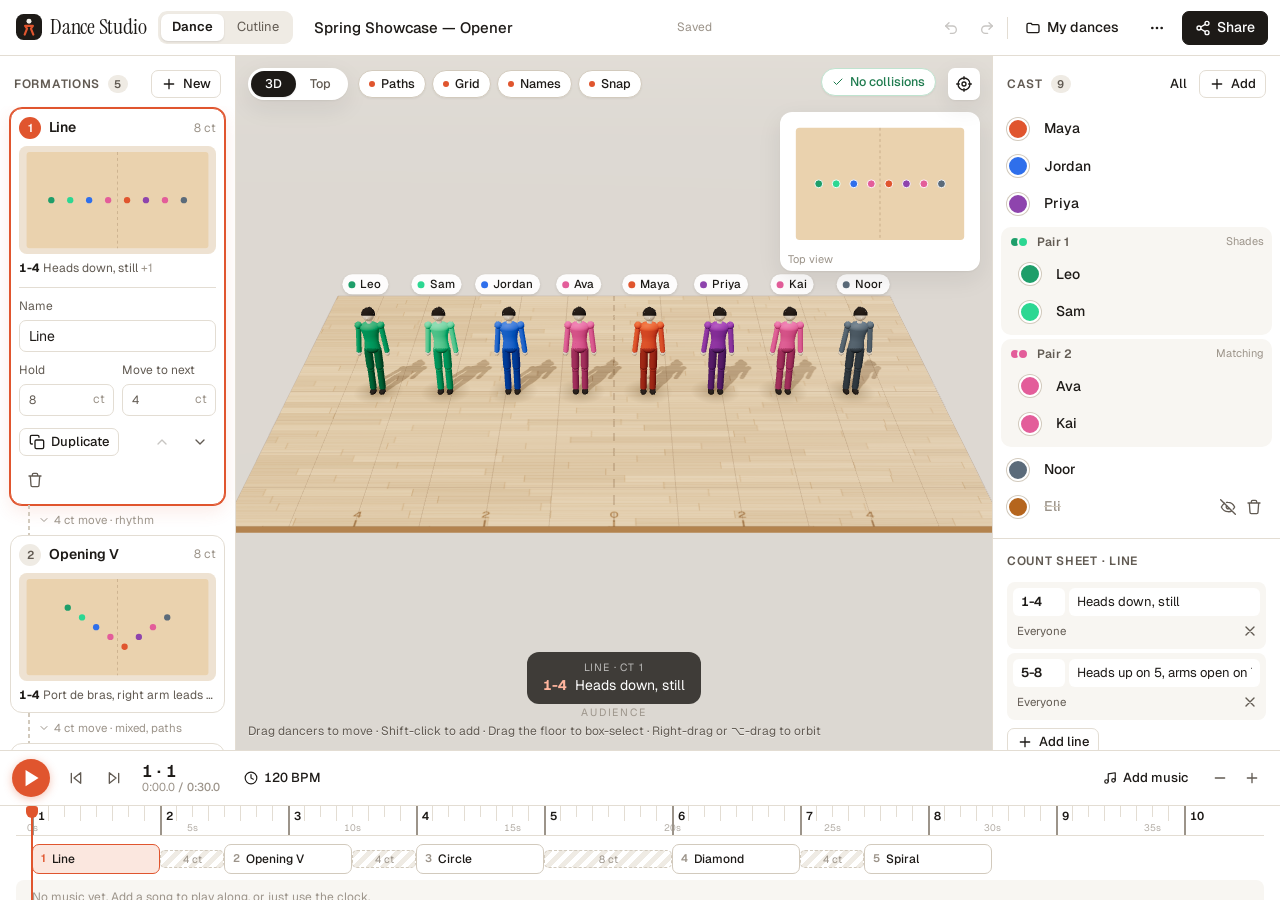
<file: index.html>
<!doctype html>
<html lang="en">
<head>
  <meta charset="utf-8" />
  <meta name="viewport" content="width=device-width, initial-scale=1, viewport-fit=cover" />
  <title>Dance Studio</title>
  <meta name="description" content="Choreograph formations on a 3D stage. Add dancers any time, set formations on a timeline, and play it back to music." />
  <meta property="og:type" content="website" />
  <meta property="og:title" content="Dance Studio" />
  <meta property="og:description" content="Choreograph formations on a 3D stage: add dancers any time, count in eights, and play it back to music." />
  <meta property="og:url" content="https://janetlee.me/dance-studio/" />
  <meta property="og:image" content="https://janetlee.me/dance-studio/assets/og.jpg" />
  <meta property="og:image:width" content="1200" />
  <meta property="og:image:height" content="630" />
  <meta name="twitter:card" content="summary_large_image" />
  <meta name="twitter:image" content="https://janetlee.me/dance-studio/assets/og.jpg" />
  <link rel="icon" href="assets/icon.svg" type="image/svg+xml" />
  <link rel="preconnect" href="https://fonts.googleapis.com" />
  <link rel="preconnect" href="https://fonts.gstatic.com" crossorigin />
  <link href="https://fonts.googleapis.com/css2?family=Geist:wght@400;500;600&family=Instrument+Serif:ital@0;1&display=swap" rel="stylesheet" />
  <link rel="stylesheet" href="css/app.css" />
  <script type="importmap">
    { "imports": { "three": "./vendor/three.module.min.js", "three/addons/": "./vendor/" } }
  </script>
</head>
<body>
  <div class="app" id="app">
    <!-- Top bar -->
    <header class="topbar">
      <div class="brand">
        <img src="assets/icon.svg" alt="" width="26" height="26" />
        <span class="brand-name">Dance Studio</span>
      </div>
      <nav class="modes" aria-label="Mode"><a href="./" aria-current="page">Dance</a><a href="/cutline/">Cutline</a></nav>
      <input id="title" class="title-input" spellcheck="false" aria-label="Dance title" />
      <span id="saved" class="saved">Saved</span>

      <div class="topbar-right">
        <button class="icon-btn only-narrow" data-action="toggle-roster" title="Formations"><i data-icon="sliders"></i></button>
        <button class="icon-btn only-narrow" data-action="toggle-inspector" title="Cast"><i data-icon="users"></i></button>
        <button class="icon-btn" data-action="undo" title="Undo (⌘Z)"><i data-icon="undo"></i></button>
        <button class="icon-btn" data-action="redo" title="Redo (⇧⌘Z)"><i data-icon="redo"></i></button>
        <span class="divider"></span>
        <button class="btn ghost" data-action="library"><i data-icon="folder"></i><span class="hide-sm">My dances</span></button>
        <div class="menu-wrap">
          <button class="btn ghost" data-action="menu-file"><i data-icon="more"></i></button>
          <div class="menu" id="menu-file" hidden>
            <button data-action="new"><i data-icon="plus"></i>New dance</button>
            <button data-action="duplicate-dance"><i data-icon="copy"></i>Duplicate dance</button>
            <hr />
            <button data-action="export"><i data-icon="download"></i>Export .json</button>
            <button data-action="import"><i data-icon="upload"></i>Import .json</button>
            <hr />
            <button data-action="help"><i data-icon="help"></i>Shortcuts</button>
          </div>
        </div>
        <button class="btn primary" data-action="share"><i data-icon="share"></i><span class="hide-sm">Share</span></button>
      </div>
    </header>

    <!-- Left: storyboard of formations -->
    <aside class="panel storyboard" id="storyboard">
      <div class="panel-head">
        <h2>Formations <span class="count" id="formation-count">0</span></h2>
        <button class="btn small" data-action="add-formation" title="New formation from the current one (F)"><i data-icon="plus"></i>New</button>
      </div>
      <ol class="fb-list" id="fb-list"></ol>
    </aside>

    <!-- Center: stage -->
    <main class="stage-wrap" id="stage-wrap">
      <div class="stage" id="stage"></div>
      <div class="labels" id="labels"></div>
      <div class="marquee" id="marquee" hidden></div>
      <div class="path-hint" id="path-hint" hidden></div>
      <div class="caption" id="caption" hidden></div>

      <div class="stage-toolbar">
        <div class="seg" role="tablist" aria-label="View">
          <button data-view="3d" class="on">3D</button>
          <button data-view="top">Top</button>
        </div>
        <div class="toggles">
          <button class="chip on" data-toggle="paths" title="Show paths from the previous formation">Paths</button>
          <button class="chip on" data-toggle="grid">Grid</button>
          <button class="chip on" data-toggle="labels">Names</button>
          <button class="chip on" data-toggle="snap" title="Snap to a 0.25 m grid">Snap</button>
        </div>
      </div>
      <div class="coll-wrap">
        <button class="chip coll-chip" id="coll-chip" data-action="coll-pop" title="Check for dancers running into each other">No collisions</button>
        <div class="coll-pop" id="coll-pop" hidden></div>
      </div>
      <button class="minimap" id="minimap" title="Top view — click to switch"><svg id="minimap-svg" viewBox="0 0 200 140" aria-label="Top-down map of the stage"></svg><span>Top view</span></button>
      <button class="icon-btn floating recenter" data-action="recenter" title="Reset camera"><i data-icon="target"></i></button>
      <div class="stage-hint" id="stage-hint">Drag dancers to move · Shift-click to add · Drag the floor to box-select · Right-drag or ⌥-drag to orbit</div>
      <div class="audience-tag">Audience</div>
    </main>

    <!-- Right: cast + inspector -->
    <aside class="panel inspector" id="inspector">
      <section class="cast">
        <div class="panel-head">
          <h2>Cast <span class="count" id="dancer-count">0</span></h2>
          <div class="btn-row">
            <button class="btn small ghost" data-action="select-all">All</button>
            <button class="btn small" data-action="add-dancer" title="Add dancer (N)"><i data-icon="plus"></i>Add</button>
          </div>
        </div>
        <ul class="dancer-list" id="dancer-list"></ul>
      </section>
      <div id="insp"></div>
    </aside>

    <!-- Bottom: timeline -->
    <section class="timeline" id="timeline">
      <div class="tl-head">
        <button class="play" data-action="play" title="Play / pause (Space)"><i data-icon="play"></i></button>
        <button class="icon-btn" data-action="prev-formation" title="Previous formation ([)"><i data-icon="skip-back"></i></button>
        <button class="icon-btn" data-action="next-formation" title="Next formation (])"><i data-icon="skip-fwd"></i></button>
        <div class="time" title="8-count · count">
          <span class="count-now" id="count-now">1 · 1</span>
          <span class="time-sub"><span id="time-now">0:00.0</span><span class="time-total"> / <span id="time-total">0:00</span></span></span>
        </div>
        <div class="tempo-wrap">
          <button class="btn small ghost tempo" id="tempo-btn" data-action="tempo-pop" title="Tempo, count 1 and metronome">120 BPM</button>
          <div class="tempo-pop" id="tempo-pop" hidden></div>
        </div>
        <div class="tl-spacer"></div>
        <div class="music" id="music"></div>
        <div class="zoom">
          <button class="icon-btn" data-action="zoom-out" title="Zoom out"><i data-icon="minus"></i></button>
          <button class="icon-btn" data-action="zoom-in" title="Zoom in"><i data-icon="plus"></i></button>
        </div>
      </div>
      <div class="tl-body" id="tl-body">
        <div class="tl-inner" id="tl-inner">
          <div class="ruler" id="ruler"></div>
          <div class="track formations-track" id="formations-track"></div>
          <div class="coll-marks" id="coll-marks"></div>
          <div class="track music-track" id="music-track"><canvas id="wave"></canvas><div class="music-empty" id="music-empty">No music yet. Add a song to play along, or just use the clock.</div></div>
          <div class="playhead" id="playhead"><span></span></div>
        </div>
      </div>
    </section>
  </div>

  <!-- Library modal -->
  <dialog class="modal" id="library">
    <div class="modal-head">
      <h2>My dances</h2>
      <button class="icon-btn" data-close><i data-icon="x"></i></button>
    </div>
    <div class="lib-grid" id="lib-grid"></div>
    <p class="modal-note">Dances are saved in this browser. Export a .json file or share a link to move them elsewhere.</p>
  </dialog>

  <!-- Help modal -->
  <dialog class="modal small" id="help">
    <div class="modal-head">
      <h2>Shortcuts</h2>
      <button class="icon-btn" data-close><i data-icon="x"></i></button>
    </div>
    <dl class="keys">
      <dt><kbd>Space</kbd></dt><dd>Play / pause</dd>
      <dt>Rhythm strip</dt><dd>Click a count to change its speed; drag to paint</dd>
      <dt><kbd>N</kbd></dt><dd>Add a dancer</dd>
      <dt><kbd>F</kbd></dt><dd>New formation from the current one</dd>
      <dt><kbd>[</kbd> <kbd>]</kbd></dt><dd>Previous / next formation</dd>
      <dt><kbd>←</kbd><kbd>↑</kbd><kbd>→</kbd><kbd>↓</kbd></dt><dd>Nudge selected dancers (hold Shift for 1 m)</dd>
      <dt><kbd>⌘A</kbd></dt><dd>Select all dancers</dd>
      <dt><kbd>Delete</kbd></dt><dd>Remove selected dancers</dd>
      <dt><kbd>⌘Z</kbd> <kbd>⇧⌘Z</kbd></dt><dd>Undo / redo</dd>
      <dt><kbd>T</kbd></dt><dd>Toggle 3D / top view</dd>
      <dt><kbd>Esc</kbd></dt><dd>Clear selection</dd>
      <dt>Double-click path dot</dt><dd>Straighten a curved path</dd>
      <dt><kbd>⌘</kbd> + scroll</dt><dd>Zoom the timeline</dd>
    </dl>
  </dialog>

  <input type="file" id="file-json" accept=".json,application/json" hidden />
  <input type="file" id="file-audio" accept="audio/*" hidden />
  <div class="toast" id="toast" role="status" aria-live="polite"></div>

  <script type="module" src="js/main.js"></script>
</body>
</html>
</file>
<file: css/app.css>
:root {
  --bg: #F3F0EA;
  --surface: #FFFFFF;
  --surface-2: #F8F6F2;
  --surface-3: #EFEBE4;
  --line: #E3DDD3;
  --line-strong: #D2CABD;
  --ink: #1D1A17;
  --ink-2: #625B53;
  --ink-3: #9C948A;
  --accent: #E0552E;
  --accent-soft: #FBE7DF;
  --accent-ink: #FFFFFF;
  --focus: #2F6FEB;
  --radius: 10px;
  --radius-sm: 7px;
  --shadow: 0 1px 2px rgba(29, 26, 23, .06), 0 8px 24px rgba(29, 26, 23, .08);
  --font: "Geist", ui-sans-serif, system-ui, -apple-system, sans-serif;
  --serif: "Instrument Serif", Georgia, serif;
  --top-h: 56px;
  --tl-h: 150px;
  --left-w: 236px;
  --side-w: 288px;
}

* { box-sizing: border-box; }
html, body { margin: 0; height: 100%; }
body {
  background: var(--bg);
  color: var(--ink);
  font: 14px/1.4 var(--font);
  -webkit-font-smoothing: antialiased;
  overflow: hidden;
}
button, input, select { font: inherit; color: inherit; }
button { cursor: pointer; }
:focus-visible { outline: 2px solid var(--focus); outline-offset: 2px; }

/* Icons are injected as inline SVG */
i[data-icon] { display: inline-flex; width: 16px; height: 16px; flex: none; }
i[data-icon] svg { width: 100%; height: 100%; }

/* ---------- Layout ---------- */
.app {
  height: 100dvh;
  display: grid;
  grid-template-columns: var(--left-w) minmax(0, 1fr) var(--side-w);
  grid-template-rows: var(--top-h) 1fr var(--tl-h);
  grid-template-areas:
    "top top top"
    "storyboard stage inspector"
    "tl tl tl";
}
.topbar { grid-area: top; }
.storyboard { grid-area: storyboard; }
.stage-wrap { grid-area: stage; }
.inspector { grid-area: inspector; }
.timeline { grid-area: tl; }

/* ---------- Buttons ---------- */
.btn {
  display: inline-flex; align-items: center; gap: 6px;
  height: 34px; padding: 0 12px;
  border-radius: var(--radius-sm);
  border: 1px solid var(--line);
  background: var(--surface);
  font-weight: 500;
  white-space: nowrap;
  transition: background .15s, border-color .15s, transform .1s;
}
.btn:hover { background: var(--surface-2); border-color: var(--line-strong); }
.btn:active { transform: scale(.98); }
.btn.small { height: 28px; padding: 0 9px; font-size: 13px; }
.btn.ghost { border-color: transparent; background: transparent; }
.btn.ghost:hover { background: var(--surface-3); }
.btn.primary { background: var(--ink); color: #fff; border-color: var(--ink); }
.btn.primary:hover { background: #3A342E; }
.btn.danger { color: #B3261E; }
.btn.danger:hover { background: #FCEBEA; border-color: #F2C4C0; }
.btn[disabled] { opacity: .45; pointer-events: none; }

.icon-btn {
  display: inline-grid; place-items: center;
  width: 32px; height: 32px;
  border-radius: var(--radius-sm);
  border: 0; background: transparent; color: var(--ink-2);
  transition: background .15s, color .15s;
}
.icon-btn:hover { background: var(--surface-3); color: var(--ink); }
.icon-btn[disabled] { opacity: .35; pointer-events: none; }
.icon-btn.floating { background: var(--surface); box-shadow: var(--shadow); color: var(--ink); }

.chip {
  height: 28px; padding: 0 10px;
  border-radius: 99px;
  border: 1px solid var(--line);
  background: var(--surface);
  color: var(--ink-3);
  font-size: 12.5px; font-weight: 500;
}
.chip.on { color: var(--ink); border-color: var(--line-strong); }
.chip.on::before { content: ""; display: inline-block; width: 6px; height: 6px; border-radius: 50%; background: var(--accent); margin-right: 6px; vertical-align: 1px; }

.seg { display: inline-flex; background: var(--surface-3); border-radius: 99px; padding: 3px; }
.seg button { border: 0; background: transparent; height: 26px; padding: 0 14px; border-radius: 99px; font-size: 12.5px; font-weight: 500; color: var(--ink-2); }
.seg button.on { background: var(--surface); color: var(--ink); box-shadow: 0 1px 2px rgba(0,0,0,.08); }

.divider { width: 1px; height: 22px; background: var(--line); flex: none; }

/* ---------- Top bar ---------- */
.topbar {
  display: flex; align-items: center; gap: 12px;
  padding: 0 12px 0 16px;
  background: var(--surface);
  border-bottom: 1px solid var(--line);
  min-width: 0;
}
.brand { display: flex; align-items: center; gap: 8px; flex: none; }
.brand-name { font-family: var(--serif); font-size: 22px; letter-spacing: -.01em; }
.title-input {
  min-width: 60px; max-width: 360px; flex: 0 1 360px;
  border: 1px solid transparent; background: transparent;
  border-radius: var(--radius-sm);
  padding: 6px 8px; font-weight: 500; font-size: 15px;
  text-overflow: ellipsis;
}
.title-input:hover { background: var(--surface-2); }
.title-input:focus { background: var(--surface); border-color: var(--line-strong); outline: none; }
.saved { font-size: 12px; color: var(--ink-3); white-space: nowrap; }
.topbar-right { margin-left: auto; display: flex; align-items: center; gap: 4px; }

.menu-wrap { position: relative; }
.menu {
  position: absolute; right: 0; top: calc(100% + 6px); z-index: 50;
  min-width: 200px; padding: 6px;
  background: var(--surface); border: 1px solid var(--line); border-radius: var(--radius);
  box-shadow: var(--shadow);
}
.menu button { display: flex; align-items: center; gap: 10px; width: 100%; padding: 8px 10px; border: 0; background: transparent; border-radius: 6px; text-align: left; }
.menu button:hover { background: var(--surface-3); }
.menu hr { border: 0; border-top: 1px solid var(--line); margin: 5px 2px; }

/* ---------- Panels ---------- */
.panel {
  background: var(--surface);
  overflow-y: auto;
  min-height: 0;
}
.storyboard { border-right: 1px solid var(--line); display: flex; flex-direction: column; }
.inspector { border-left: 1px solid var(--line); }
.panel-head { display: flex; align-items: center; justify-content: space-between; padding: 14px 14px 8px; }
.panel h2, .section h3 { margin: 0; font-size: 12px; font-weight: 600; letter-spacing: .06em; text-transform: uppercase; color: var(--ink-2); }
.count { display: inline-block; min-width: 20px; padding: 0 6px; margin-left: 4px; border-radius: 99px; background: var(--surface-3); color: var(--ink-2); text-align: center; font-size: 11px; line-height: 18px; letter-spacing: 0; }

.dancer-list { list-style: none; margin: 0; padding: 4px 8px; flex: 1; overflow-y: auto; }
.dancer {
  display: flex; align-items: center; gap: 8px;
  padding: 4px 6px; border-radius: 8px;
  transition: background .12s;
}
.dancer:hover { background: var(--surface-2); }
.dancer.sel { background: var(--accent-soft); }
.dancer.off .name { color: var(--ink-3); text-decoration: line-through; text-decoration-color: var(--line-strong); }
.swatch {
  width: 22px; height: 22px; border-radius: 50%; flex: none;
  border: 2px solid var(--surface); box-shadow: 0 0 0 1px var(--line-strong);
  padding: 0;
}
.dancer .name {
  flex: 1; min-width: 0;
  border: 1px solid transparent; background: transparent; border-radius: 6px;
  padding: 4px 6px; font-weight: 500;
}
.dancer .name:focus { background: var(--surface); border-color: var(--line-strong); outline: none; }
.dancer .row-actions { display: flex; opacity: 0; transition: opacity .12s; }
.dancer:hover .row-actions, .dancer.sel .row-actions, .dancer.off .row-actions { opacity: 1; }
.dancer .icon-btn { width: 26px; height: 26px; }
.roster-foot { display: flex; gap: 4px; padding: 8px 10px 12px; border-top: 1px solid var(--line); }

/* Color popover */
.color-pop {
  position: fixed; z-index: 60; padding: 10px;
  background: var(--surface); border: 1px solid var(--line); border-radius: var(--radius); box-shadow: var(--shadow);
  display: grid; grid-template-columns: repeat(6, 24px); gap: 8px;
}
.color-pop button { width: 24px; height: 24px; border-radius: 50%; border: 0; padding: 0; }
.color-pop button.on { box-shadow: 0 0 0 2px var(--surface), 0 0 0 4px var(--ink); }
.color-pop label { grid-column: 1 / -1; display: flex; align-items: center; gap: 8px; font-size: 12px; color: var(--ink-2); }
.color-pop input[type=color] { width: 28px; height: 24px; border: 0; padding: 0; background: none; }

/* Inspector sections */
.section { padding: 14px; border-bottom: 1px solid var(--line); }
.section h3 { margin-bottom: 12px; display: flex; align-items: center; justify-content: space-between; }
.field { display: grid; gap: 5px; margin-bottom: 10px; }
.field > span { font-size: 12px; color: var(--ink-2); }
.field-row { display: grid; grid-template-columns: 1fr 1fr; gap: 8px; }
.input {
  width: 100%; height: 32px; padding: 0 9px;
  border: 1px solid var(--line); border-radius: var(--radius-sm);
  background: var(--surface);
}
.input:focus { border-color: var(--focus); outline: none; box-shadow: 0 0 0 3px rgba(47,111,235,.15); }
.unit { position: relative; }
.unit .input { padding-right: 26px; }
.unit::after { content: attr(data-unit); position: absolute; right: 9px; top: 7px; font-size: 12px; color: var(--ink-3); pointer-events: none; }
.btn-row { display: flex; flex-wrap: wrap; gap: 6px; }
.muted { color: var(--ink-3); font-size: 12.5px; margin: 0; }
.hint-card { background: var(--surface-2); border: 1px dashed var(--line-strong); border-radius: var(--radius); padding: 12px; color: var(--ink-2); font-size: 13px; }

.shapes { display: grid; grid-template-columns: repeat(3, 1fr); gap: 6px; }
.shape {
  display: grid; justify-items: center; gap: 4px;
  padding: 8px 4px 6px;
  border: 1px solid var(--line); border-radius: var(--radius-sm);
  background: var(--surface);
  font-size: 11.5px; color: var(--ink-2);
  transition: border-color .12s, background .12s, transform .1s;
}
.shape:hover { border-color: var(--ink-3); color: var(--ink); background: var(--surface-2); }
.shape:active { transform: scale(.97); }
.shape svg { width: 38px; height: 26px; }
.swatches { display: flex; flex-wrap: wrap; gap: 6px; }
.swatches button { width: 22px; height: 22px; border-radius: 50%; border: 0; padding: 0; }
.swatches button.on { box-shadow: 0 0 0 2px var(--surface), 0 0 0 4px var(--ink); }
.switch { display: flex; align-items: center; justify-content: space-between; gap: 10px; font-size: 13px; }
.switch input { appearance: none; width: 34px; height: 20px; border-radius: 99px; background: var(--line-strong); position: relative; cursor: pointer; transition: background .15s; flex: none; }
.switch input::after { content: ""; position: absolute; left: 2px; top: 2px; width: 16px; height: 16px; border-radius: 50%; background: #fff; box-shadow: 0 1px 2px rgba(0,0,0,.2); transition: transform .15s; }
.switch input:checked { background: var(--accent); }
.switch input:checked::after { transform: translateX(14px); }

/* ---------- Stage ---------- */
.stage-wrap { position: relative; overflow: hidden; min-width: 0; min-height: 0; background: #E9E4DC; }
.stage { position: absolute; inset: 0; touch-action: none; }
.stage canvas { display: block; width: 100%; height: 100%; }
.labels { position: absolute; inset: 0; pointer-events: none; overflow: hidden; }
.tag {
  position: absolute; left: 0; top: 0;
  transform: translate(-50%, -100%);
  padding: 2px 7px 2px 6px; border-radius: 99px;
  background: rgba(255,255,255,.92);
  font-size: 11.5px; font-weight: 500; white-space: nowrap;
  box-shadow: 0 1px 3px rgba(0,0,0,.12);
  display: flex; align-items: center; gap: 5px;
  will-change: transform;
}
.tag::before { content: ""; width: 7px; height: 7px; border-radius: 50%; background: var(--c); }
.tag.sel { background: var(--ink); color: #fff; }
.tag.off { opacity: .5; }
.marquee { position: absolute; border: 1.5px solid var(--focus); background: rgba(47,111,235,.08); border-radius: 3px; pointer-events: none; }
.stage-toolbar { position: absolute; left: 12px; top: 12px; display: flex; gap: 10px; flex-wrap: wrap; align-items: center; }
.stage-toolbar .seg { background: var(--surface); box-shadow: var(--shadow); }
.stage-toolbar .seg button.on { background: var(--ink); color: #fff; }
.toggles { display: flex; gap: 6px; flex-wrap: wrap; }
.toggles .chip { box-shadow: 0 1px 2px rgba(0,0,0,.05); }
.recenter { position: absolute; right: 12px; top: 12px; }
.stage-hint { position: absolute; left: 12px; bottom: 10px; right: 12px; font-size: 12px; color: var(--ink-2); pointer-events: none; text-shadow: 0 1px 0 rgba(255,255,255,.6); }
.audience-tag { position: absolute; left: 50%; bottom: 30px; transform: translateX(-50%); font-size: 10.5px; letter-spacing: .18em; text-transform: uppercase; color: var(--ink-3); pointer-events: none; }
.stage-wrap.top .audience-tag { bottom: 30px; }

/* ---------- Timeline ---------- */
.timeline { background: var(--surface); border-top: 1px solid var(--line); display: grid; grid-template-rows: auto 1fr; min-height: 0; }
.tl-head { display: flex; align-items: center; gap: 6px; padding: 8px 12px; border-bottom: 1px solid var(--line); min-width: 0; }
.play {
  width: 38px; height: 38px; border-radius: 50%; border: 0;
  background: var(--accent); color: var(--accent-ink);
  display: grid; place-items: center; margin-right: 4px;
  box-shadow: 0 2px 8px rgba(224,85,46,.35);
  transition: transform .1s, background .15s;
}
.play:hover { background: #CC4824; }
.play:active { transform: scale(.95); }
.play i { width: 18px; height: 18px; }
.time { font-variant-numeric: tabular-nums; margin-left: 6px; white-space: nowrap; display: grid; line-height: 1.1; }
.count-now { font-weight: 600; font-size: 17px; letter-spacing: .01em; }
.time-sub { font-size: 11.5px; color: var(--ink-3); }
.time-total { color: var(--ink-3); font-weight: 500; }
.tl-spacer { flex: 1; }
.zoom { display: flex; }
.music { display: flex; align-items: center; gap: 6px; min-width: 0; }
.music .song { display: flex; align-items: center; gap: 6px; max-width: 220px; padding: 0 4px 0 10px; height: 30px; border-radius: 99px; background: var(--surface-3); font-size: 12.5px; }
.music .song span { overflow: hidden; text-overflow: ellipsis; white-space: nowrap; }
.music .song .icon-btn { width: 24px; height: 24px; }

.tl-body { overflow-x: auto; overflow-y: hidden; position: relative; min-height: 0; }
.tl-inner { position: relative; height: 100%; padding: 0 16px; min-width: 100%; }
.ruler { height: 30px; position: relative; border-bottom: 1px solid var(--line); cursor: ew-resize; }
.ruler .tick { position: absolute; top: 0; height: 100%; border-left: 1px solid var(--line); font-size: 10.5px; color: var(--ink-3); padding: 2px 0 0 3px; font-variant-numeric: tabular-nums; }
.ruler .tick.major { border-left: 2px solid var(--ink-3); color: var(--ink); font-weight: 600; font-size: 11.5px; padding-left: 4px; }
.ruler .tick.beat { height: 15px; color: var(--ink-3); font-size: 9.5px; }
.ruler .tick.beat.even { height: 11px; }
.ruler .sec { position: absolute; bottom: 1px; font-size: 9.5px; color: var(--ink-3); opacity: .75; transform: translateX(-50%); font-variant-numeric: tabular-nums; pointer-events: none; }
.track { position: relative; }
.formations-track { height: 30px; margin-top: 8px; }
.music-track { height: 34px; margin-top: 6px; border-radius: 8px; background: var(--surface-2); overflow: hidden; }
.music-track canvas { position: absolute; left: 0; top: 0; height: 100%; }
.music-empty { position: absolute; left: 16px; top: 9px; font-size: 12px; color: var(--ink-3); white-space: nowrap; }

.fband {
  position: absolute; top: 0; height: 30px;
  border-radius: 7px; border: 1px solid var(--line-strong); background: var(--surface);
  display: flex; align-items: center; gap: 6px; padding: 0 8px; overflow: hidden;
  font-size: 12px; cursor: pointer; user-select: none; white-space: nowrap;
}
.fband:hover { border-color: var(--ink-3); }
.fband.cur { border-color: var(--accent); background: var(--accent-soft); }
.fband-n { font-weight: 600; color: var(--ink-3); font-size: 11px; }
.fband.cur .fband-n { color: var(--accent); }
.fband-name { overflow: hidden; text-overflow: ellipsis; font-weight: 500; }
.handle { position: absolute; top: 0; bottom: 0; right: 0; width: 9px; cursor: ew-resize; z-index: 2; }
.handle::after { content: ""; position: absolute; left: 3px; top: 50%; width: 2px; height: 14px; margin-top: -7px; border-radius: 2px; background: var(--ink-3); opacity: 0; transition: opacity .12s; }
.fband:hover .handle::after, .trans:hover .handle::after { opacity: 1; }
.trans {
  position: absolute; top: 6px; height: 18px;
  border-radius: 5px;
  background: repeating-linear-gradient(135deg, var(--surface-3) 0 5px, transparent 5px 10px);
  border: 1px dashed var(--line-strong);
  display: grid; place-items: center;
  font-size: 10.5px; color: var(--ink-3); font-variant-numeric: tabular-nums;
  overflow: hidden; white-space: nowrap;
}
.playhead { position: absolute; top: 0; bottom: 0; width: 0; pointer-events: none; z-index: 5; }
.playhead::before { content: ""; position: absolute; top: 0; bottom: 0; left: -1px; width: 2px; background: var(--accent); }
.playhead span { position: absolute; top: 0; left: -6px; width: 12px; height: 12px; border-radius: 3px 3px 6px 6px; background: var(--accent); }

/* ---------- Modals ---------- */
.modal {
  width: min(880px, calc(100vw - 32px)); max-height: calc(100dvh - 48px);
  padding: 0; border: 0; border-radius: 16px;
  background: var(--surface); color: var(--ink);
  box-shadow: 0 24px 64px rgba(0,0,0,.25);
}
.modal.small { width: min(460px, calc(100vw - 32px)); }
.modal::backdrop { background: rgba(29,26,23,.35); backdrop-filter: blur(2px); }
.modal[open] { animation: pop .18s ease-out; }
@keyframes pop { from { opacity: 0; transform: translateY(6px) scale(.98); } }
.modal-head { display: flex; align-items: center; justify-content: space-between; padding: 18px 20px 6px; }
.modal-head h2 { margin: 0; font-family: var(--serif); font-weight: 400; font-size: 28px; }
.modal-note { margin: 0; padding: 0 20px 18px; color: var(--ink-3); font-size: 12.5px; }
.lib-grid { display: grid; grid-template-columns: repeat(auto-fill, minmax(200px, 1fr)); gap: 14px; padding: 12px 20px 18px; }
.card {
  border: 1px solid var(--line); border-radius: 12px; overflow: hidden; background: var(--surface);
  text-align: left; padding: 0; display: flex; flex-direction: column;
  transition: border-color .15s, box-shadow .15s, transform .15s;
}
.card:hover { border-color: var(--line-strong); box-shadow: var(--shadow); transform: translateY(-1px); }
.card.cur { border-color: var(--accent); }
.card .card-thumb { aspect-ratio: 16 / 10; background: var(--surface-3); display: grid; place-items: center; }
.card .card-thumb svg { width: 100%; height: 100%; }
.card .card-body { padding: 10px 12px 12px; display: grid; gap: 2px; }
.card .card-title { font-weight: 600; white-space: nowrap; overflow: hidden; text-overflow: ellipsis; }
.card .card-meta { color: var(--ink-3); font-size: 12px; }
.card .card-actions { display: flex; gap: 2px; padding: 0 8px 8px; margin-top: auto; }
.card.new { border-style: dashed; align-items: center; justify-content: center; min-height: 200px; color: var(--ink-2); gap: 8px; font-weight: 500; }
.card.new i { width: 26px; height: 26px; }
.keys { display: grid; grid-template-columns: auto 1fr; gap: 10px 16px; padding: 10px 20px 22px; margin: 0; }
.keys dt { white-space: nowrap; }
.keys dd { margin: 0; color: var(--ink-2); }
kbd { display: inline-block; min-width: 22px; padding: 1px 6px; border: 1px solid var(--line-strong); border-bottom-width: 2px; border-radius: 5px; background: var(--surface-2); font: 500 12px var(--font); text-align: center; }

.toast {
  position: fixed; left: 50%; bottom: calc(var(--tl-h) + 16px); z-index: 100;
  transform: translate(-50%, 10px); opacity: 0; pointer-events: none;
  background: var(--ink); color: #fff; padding: 10px 16px; border-radius: 10px;
  font-size: 13px; box-shadow: var(--shadow);
  transition: opacity .2s, transform .2s;
  max-width: calc(100vw - 32px);
}
.toast.show { opacity: 1; transform: translate(-50%, 0); }

.only-narrow { display: none; }

/* ---------- Responsive ---------- */
@media (max-width: 1180px) {
  :root { --left-w: 200px; --side-w: 256px; }
}
@media (max-width: 900px) {
  :root { --tl-h: 150px; }
  .app {
    grid-template-columns: 1fr;
    grid-template-areas: "top" "stage" "tl";
  }
  .only-narrow { display: inline-grid; }
  .hide-sm { display: none; }
  .brand-name, .saved, .topbar .divider { display: none; }
  .topbar { gap: 6px; padding: 0 8px 0 12px; }
  .title-input { flex: 1 1 auto; }
  .panel {
    position: fixed; top: var(--top-h); bottom: var(--tl-h); z-index: 40;
    width: min(300px, 86vw); box-shadow: var(--shadow);
    transition: transform .22s ease;
  }
  .storyboard { left: 0; transform: translateX(-105%); }
  .inspector { right: 0; transform: translateX(105%); }
  .panel.open { transform: none; }
  .stage-hint { display: none; }
  .tl-head .time-total { display: none; }
  .tl-head { flex-wrap: nowrap; overflow-x: auto; }
  .music .song { max-width: 120px; }
}
@media (prefers-reduced-motion: reduce) {
  * { transition: none !important; animation: none !important; }
}

/* ---------- Storyboard ---------- */
.fb-list { list-style: none; margin: 0; padding: 2px 10px 16px; flex: 1; overflow-y: auto; }
.fcard {
  border: 1px solid var(--line); border-radius: 12px; background: var(--surface);
  padding: 8px; cursor: pointer;
  transition: border-color .15s, box-shadow .15s, background .15s;
}
.fcard:hover { border-color: var(--line-strong); }
.fcard.cur { border-color: var(--accent); box-shadow: 0 0 0 1px var(--accent), 0 6px 18px rgba(224,85,46,.12); cursor: default; }
.fcard.playing:not(.cur) { border-color: var(--accent); }
.fcard.dragging { opacity: .4; }
.fcard.drop-before { box-shadow: 0 -3px 0 var(--focus); }
.fcard.drop-after { box-shadow: 0 3px 0 var(--focus); }
.fcard-top { display: flex; align-items: center; gap: 8px; margin-bottom: 7px; }
.fcard .num { width: 22px; height: 22px; border-radius: 50%; background: var(--surface-3); color: var(--ink-2); font-size: 11.5px; font-weight: 600; display: grid; place-items: center; flex: none; }
.fcard.cur .num { background: var(--accent); color: #fff; }
.fcard .fname { flex: 1; min-width: 0; font-weight: 600; white-space: nowrap; overflow: hidden; text-overflow: ellipsis; }
.fcard .fdur { font-size: 12px; color: var(--ink-3); font-variant-numeric: tabular-nums; }
.fthumb { border-radius: 8px; overflow: hidden; background: var(--surface-3); aspect-ratio: 200 / 110; }
.fthumb svg { display: block; width: 100%; height: 100%; }
.fedit { margin-top: 10px; padding-top: 10px; border-top: 1px solid var(--line); cursor: auto; }
.fedit .btn-row { align-items: center; }
.fedit .btn-row .btn { margin-right: auto; }
.danger-icon:hover { color: #B3261E; background: #FCEBEA; }
.fgap { display: flex; align-items: center; gap: 8px; height: 30px; padding-left: 18px; color: var(--ink-3); font-size: 11.5px; }
.fgap-line { width: 2px; height: 100%; background: repeating-linear-gradient(var(--line-strong) 0 4px, transparent 4px 7px); }
.fgap-label { display: inline-flex; align-items: center; gap: 4px; font-variant-numeric: tabular-nums; }
.fadd { margin-top: 10px; }
.add-card {
  width: 100%; height: 44px; border-radius: 12px; border: 1px dashed var(--line-strong); background: transparent;
  color: var(--ink-2); font-weight: 500; display: inline-flex; align-items: center; justify-content: center; gap: 6px;
}
.add-card:hover { color: var(--ink); border-color: var(--ink-3); background: var(--surface-2); }

/* ---------- Cast ---------- */
.cast { border-bottom: 1px solid var(--line); padding-bottom: 8px; }
.cast .btn-row { gap: 2px; }
.dancer-list { flex: none; }
.dancer-list .empty { padding: 10px 6px; color: var(--ink-3); font-size: 13px; }
.group { border-radius: 10px; margin: 4px 0; padding: 2px; background: var(--surface-2); }
.group.sel { background: var(--accent-soft); }
.group ul { list-style: none; margin: 0; padding: 0 0 2px 10px; }
.group-head { display: flex; align-items: center; gap: 8px; width: 100%; border: 0; background: transparent; padding: 5px 6px; border-radius: 8px; text-align: left; }
.group-head:hover { background: rgba(0,0,0,.04); }
.group-dots { display: inline-flex; }
.group-dots span { width: 12px; height: 12px; border-radius: 50%; border: 2px solid var(--surface-2); margin-left: -4px; }
.group-dots span:first-child { margin-left: 0; }
.group-name { flex: 1; font-size: 12px; font-weight: 600; letter-spacing: .02em; color: var(--ink-2); }
.group-mode { font-size: 11px; color: var(--ink-3); }
.dancer.sel { background: var(--surface); box-shadow: inset 0 0 0 1px var(--accent); }
.group .dancer.sel { background: var(--surface); }
.small-seg button { height: 26px; font-size: 12px; }
.small-seg { display: inline-flex; }

/* ---------- Timing ---------- */
.section h3 .btn { text-transform: none; letter-spacing: 0; font-weight: 500; color: var(--ink); }
.section h3 .btn svg { width: 12px; height: 12px; }
.timing { display: grid; gap: 4px; }
.tbar { position: relative; height: 34px; border-radius: 8px; background: repeating-linear-gradient(90deg, var(--surface-3) 0 1px, transparent 1px 10%), var(--surface-2); border: 1px solid var(--line); overflow: hidden; }
.twin { position: absolute; top: 3px; bottom: 3px; border-radius: 6px; background: var(--accent-soft); border: 1.5px solid var(--accent); color: var(--accent); display: grid; place-items: center; min-width: 4px; box-sizing: border-box; }
.twin svg { width: 80%; height: 80%; max-width: 60px; }
.tscale { display: flex; justify-content: space-between; font-size: 11px; color: var(--ink-3); margin-bottom: 6px; font-variant-numeric: tabular-nums; }
.timing input[type=range] { width: 100%; accent-color: var(--accent); margin: 0; }
.timing .field > span b { color: var(--ink); font-weight: 600; font-variant-numeric: tabular-nums; }
.paces { display: grid; grid-template-columns: repeat(4, 1fr); gap: 4px; }
.pace { display: grid; justify-items: center; gap: 2px; padding: 5px 2px; border: 1px solid var(--line); border-radius: 7px; background: var(--surface); font-size: 11px; color: var(--ink-2); }
.pace svg { width: 30px; height: 18px; }
.pace:hover { border-color: var(--ink-3); }
.pace.on { border-color: var(--accent); color: var(--accent); background: var(--accent-soft); }
.path-row { display: flex; align-items: center; justify-content: space-between; gap: 8px; margin-top: 12px; padding-top: 10px; border-top: 1px dashed var(--line); font-size: 12.5px; flex-wrap: wrap; }
.path-row > span:first-child { display: inline-flex; align-items: center; gap: 6px; }

/* ---------- Minimap ---------- */
.minimap {
  position: absolute; right: 12px; top: 56px; width: 200px; padding: 6px 6px 4px;
  background: var(--surface); border: 0; border-radius: 12px; box-shadow: var(--shadow);
  display: grid; gap: 2px; text-align: left;
}
.minimap svg { display: block; width: 100%; height: auto; }
.minimap span { font-size: 11px; color: var(--ink-3); padding: 0 2px; }
.minimap:hover span { color: var(--ink); }
.minimap[hidden] { display: none; }

.toast { display: flex; align-items: center; gap: 14px; }
.toast button { border: 0; background: transparent; color: #FFB59E; font-weight: 600; padding: 0; pointer-events: auto; }
.toast.show { pointer-events: auto; }

@media (max-width: 900px) {
  .minimap { width: 130px; top: 52px; }
  .dancer-list { max-height: none; }
}

/* ---------- Counts: tempo popover ---------- */
.tempo-wrap { position: relative; margin-left: 8px; }
.tempo { font-variant-numeric: tabular-nums; }
.tempo-pop {
  position: absolute; left: 0; bottom: calc(100% + 8px); z-index: 60; width: 300px; padding: 14px;
  background: var(--surface); border: 1px solid var(--line); border-radius: var(--radius); box-shadow: var(--shadow);
}
.tempo-pop h4 { margin: 0 0 10px; font-size: 13px; }
.tempo-pop .muted { font-size: 12px; }

/* ---------- Move: rhythm strip, travel style ---------- */
.move .field { margin-bottom: 14px; }
.rsum { font-weight: 600; color: var(--ink); margin-left: 4px; }
.rhythm { display: grid; grid-template-columns: repeat(var(--n), minmax(0, 1fr)); gap: 3px; touch-action: none; user-select: none; }
.rcell {
  position: relative; height: 54px; padding: 0; border: 1px solid var(--line); border-radius: 6px; background: var(--surface-2);
  display: flex; align-items: flex-end; overflow: hidden; cursor: pointer;
}
.rcell:hover { border-color: var(--ink-3); }
.rbar { display: block; width: 100%; background: var(--accent); opacity: .85; border-radius: 3px 3px 0 0; transition: height .12s; }
.rcell[data-v="1"] .rbar { opacity: .45; }
.rcell[data-v="2"] .rbar { opacity: .7; }
.rlab { position: absolute; top: 3px; left: 0; right: 0; text-align: center; font-size: 10.5px; font-weight: 600; color: var(--ink-2); }
.rcell[data-v="0"] .rlab::after { content: "·"; display: block; color: var(--ink-3); }
.rlegend { font-size: 11.5px; color: var(--ink-3); }
.presets { display: flex; flex-wrap: wrap; gap: 4px; margin-top: 4px; }
.presets .chip { color: var(--ink-2); height: 26px; font-size: 12px; }
.presets .chip:hover { color: var(--ink); border-color: var(--ink-3); }
.styles { display: grid; grid-template-columns: repeat(3, 1fr); gap: 4px; }
.style-chip { height: 30px; border: 1px solid var(--line); border-radius: 7px; background: var(--surface); font-size: 12.5px; font-weight: 500; color: var(--ink-2); }
.style-chip:hover { border-color: var(--ink-3); color: var(--ink); }
.style-chip.on { border-color: var(--accent); background: var(--accent-soft); color: var(--accent); }
.path-help { margin-top: 6px !important; font-size: 12px; }

/* ---------- Count sheet ---------- */
.notes { list-style: none; margin: 0 0 8px; padding: 0; display: grid; gap: 4px; }
.note { display: grid; grid-template-columns: 52px 1fr; grid-template-areas: "c t" "w x"; gap: 3px 4px; padding: 6px; border-radius: 8px; background: var(--surface-2); }
.note.dim { opacity: .45; }
.note input { height: 28px; border: 1px solid transparent; border-radius: 6px; background: var(--surface); padding: 0 7px; font-size: 13px; min-width: 0; }
.note input:focus { border-color: var(--focus); outline: none; }
.note .ncounts { grid-area: c; font-weight: 600; font-variant-numeric: tabular-nums; }
.note .ncounts.bad { border-color: #E9A39A; }
.note .ntext { grid-area: t; }
.note .who { grid-area: w; justify-self: start; grid-column: 1 / 2; border: 0; background: transparent; font-size: 11.5px; color: var(--ink-2); padding: 2px 4px; border-radius: 5px; white-space: nowrap; max-width: 200px; overflow: hidden; text-overflow: ellipsis; }
.note .who:hover { background: var(--surface-3); color: var(--ink); }
.note .icon-btn { grid-area: x; justify-self: end; width: 24px; height: 24px; }
.note { grid-template-areas: "c t" "w x"; }
.note .who { grid-column: 1 / 2; grid-row: 2; }
.fnote { margin-top: 6px; font-size: 12px; color: var(--ink-2); white-space: nowrap; overflow: hidden; text-overflow: ellipsis; }
.fnote b { color: var(--ink); font-variant-numeric: tabular-nums; }
.fnote span { color: var(--ink-3); }

/* ---------- Stage overlays ---------- */
.path-hint {
  position: absolute; left: 12px; top: 54px; z-index: 3;
  display: flex; align-items: center; gap: 8px; max-width: calc(100% - 240px); min-width: 0;
  padding: 7px 12px; border-radius: 99px; background: var(--ink); color: #fff; font-size: 12.5px; box-shadow: var(--shadow);
  pointer-events: none;
}
.path-hint span { white-space: nowrap; overflow: hidden; text-overflow: ellipsis; }
.path-hint svg { width: 14px; height: 14px; flex: none; }
.path-hint b { color: #FFB59E; }
.caption {
  position: absolute; left: 50%; bottom: 46px; transform: translateX(-50%); z-index: 3;
  display: grid; gap: 2px; justify-items: center; text-align: center;
  padding: 8px 16px; border-radius: 12px; background: rgba(29,26,23,.82); color: #fff;
  max-width: min(560px, calc(100% - 32px)); pointer-events: none; backdrop-filter: blur(4px);
}
.cap-count { font-size: 10.5px; letter-spacing: .08em; text-transform: uppercase; color: rgba(255,255,255,.65); }
.cap-line { font-size: 14px; }
.cap-line b { color: #FFB59E; font-variant-numeric: tabular-nums; margin-right: 4px; }
.cap-line em { font-style: normal; color: rgba(255,255,255,.7); font-size: 12.5px; }
@media (max-width: 900px) { .path-hint { max-width: calc(100% - 160px); } }
.path-hint[hidden], .caption[hidden], .tempo-pop[hidden] { display: none; }

/* ---------- Collisions ---------- */
.coll-wrap { position: absolute; right: 56px; top: 12px; z-index: 4; }
.coll-chip { display: inline-flex; align-items: center; gap: 6px; box-shadow: 0 1px 2px rgba(0,0,0,.05); color: #1E7B4E; border-color: #BFE3CF; }
.coll-chip svg { width: 12px; height: 12px; }
.coll-chip.bad { color: #B3261E; border-color: #F2C4C0; background: #FDF0EF; font-weight: 600; }
.coll-chip.on::before, .coll-chip::before { display: none; }
.cdot { width: 7px; height: 7px; border-radius: 50%; background: #D93025; box-shadow: 0 0 0 3px rgba(217,48,37,.2); }
.coll-pop {
  position: absolute; right: 0; top: calc(100% + 6px); width: 340px; max-height: 420px; overflow: auto; padding: 14px;
  background: var(--surface); border: 1px solid var(--line); border-radius: var(--radius); box-shadow: var(--shadow);
}
.coll-pop[hidden] { display: none; }
.coll-head { display: flex; align-items: center; justify-content: space-between; margin-bottom: 4px; }
.coll-head h4 { margin: 0; font-size: 14px; }
.coll-pop .muted { font-size: 12px; margin-bottom: 8px; }
.coll-list { list-style: none; margin: 0; padding: 0; display: grid; gap: 6px; }
.coll-list li { display: grid; gap: 6px; padding: 8px 10px; border-radius: 8px; background: var(--surface-2); }
.coll-list li > div:first-child { display: grid; gap: 2px; }
.coll-list b { font-size: 13px; font-weight: 600; }
.coll-list span { font-size: 12px; color: var(--ink-3); }
.cbadge { min-width: 18px; height: 18px; padding: 0 5px; border-radius: 99px; background: #D93025; color: #fff; font-size: 11px; font-weight: 600; display: inline-grid; place-items: center; }
.coll-marks { position: absolute; left: 0; right: 0; top: 30px; height: 0; pointer-events: none; }
.cmark { position: absolute; top: 4px; width: 8px; height: 8px; margin-left: -4px; border-radius: 50%; background: #D93025; box-shadow: 0 0 0 2px var(--surface); }
.recenter { z-index: 4; }
@media (max-width: 900px) { .coll-pop { width: min(340px, calc(100vw - 32px)); } }

/* Dance / Court mode switch */
.modes { display: flex; padding: 3px; gap: 2px; background: var(--surface-3); border-radius: 9px; flex: none; }
.modes a { padding: 4px 11px; border-radius: 7px; color: var(--ink-2); text-decoration: none; font-size: 13px; }
.modes a[aria-current] { background: var(--surface); color: var(--ink); font-weight: 600; box-shadow: 0 1px 2px rgba(29, 26, 23, .12); }
@media (max-width: 520px) { .modes { display: none; } }
</file>
